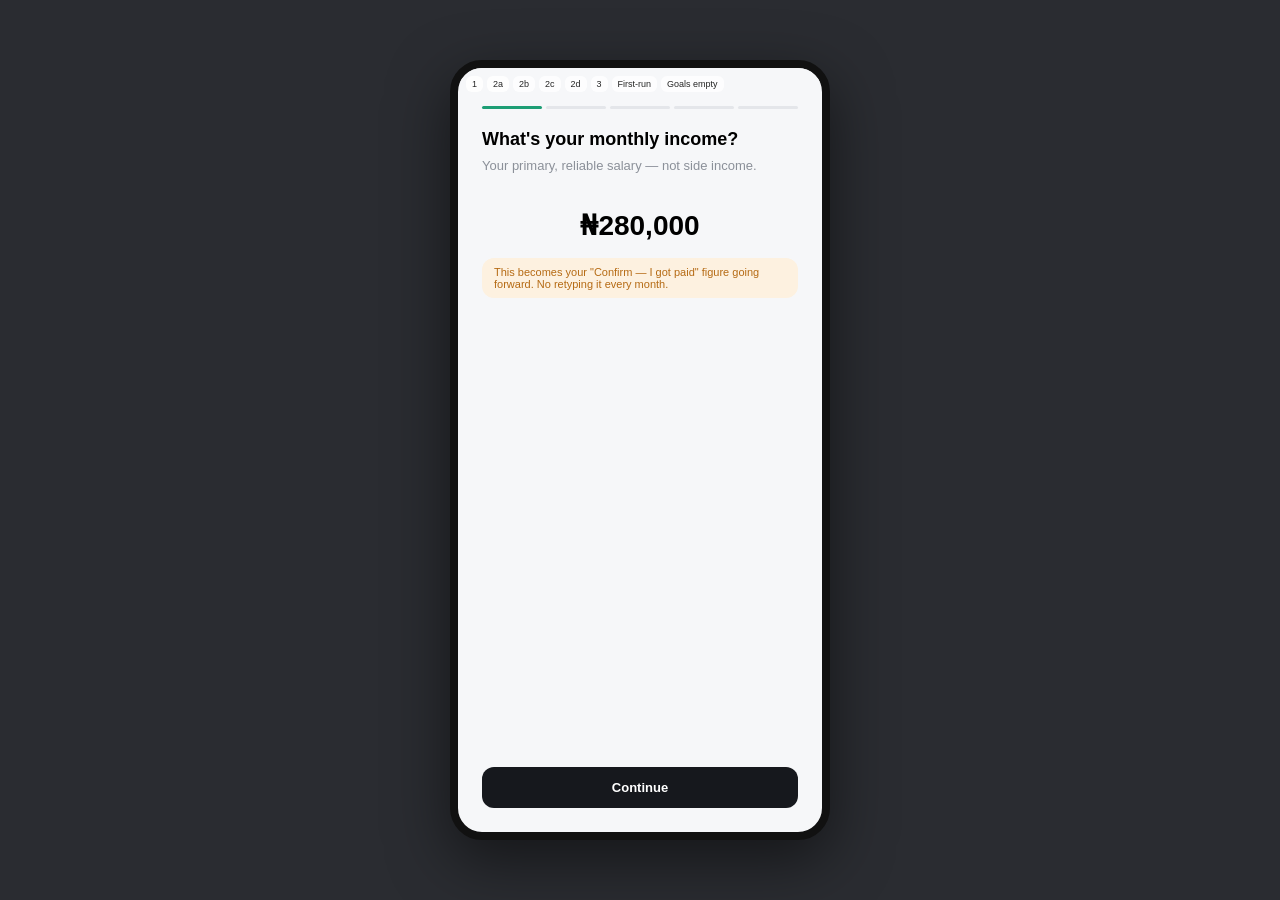
<file: monivise-v2-onboarding.html>
<!DOCTYPE html>
<html lang="en">
<head>
<meta charset="UTF-8">
<meta name="viewport" content="width=device-width, initial-scale=1.0, maximum-scale=1.0">
<title>Monivise — Onboarding &amp; First-Run Blueprint</title>
<style>
  :root {
    --mv-bg: #f6f7f9; --mv-surface: #ffffff; --mv-border: #e4e6ea; --mv-accent: #16181d;
    --mv-text-primary: #16181d; --mv-text-secondary: #5b606b; --mv-text-tertiary: #8b9099;
    --mv-positive: #1d9e75; --mv-danger: #d64545; --mv-warning-bg: #fdf1e0; --mv-warning-text: #b56a13;
    --mv-buffer: #7c5cff; --mv-buffer-bg: #efe9ff;
    --mv-radius-md: 12px; --mv-radius-lg: 16px;
    --mv-space-1: 4px; --mv-space-2: 8px; --mv-space-3: 12px; --mv-space-4: 16px; --mv-space-5: 20px; --mv-space-6: 24px; --mv-space-7: 28px;
    --mv-fs-xs: 11px; --mv-fs-sm: 13px; --mv-fs-md: 15px; --mv-fs-lg: 18px; --mv-fs-2xl: 28px;
  }
  * { box-sizing: border-box; }
  body { margin:0; font-family: -apple-system, BlinkMacSystemFont, "Segoe UI", Roboto, sans-serif; background:#2a2c31; display:flex; align-items:center; justify-content:center; min-height:100vh; padding:24px 12px; }
  .phone { width:380px; max-width:100%; background:var(--mv-bg); border-radius:32px; border:8px solid #111; overflow:hidden; box-shadow:0 20px 60px rgba(0,0,0,.5); display:flex; flex-direction:column; height:780px; position:relative; }
  .statusbar { height:14px; background:var(--mv-bg); flex-shrink:0; }
  .mv-shell--auth { flex:1; overflow-y:auto; padding: var(--mv-space-6); display:flex; flex-direction:column; }
  .mv-progress { display:flex; gap:4px; margin-bottom: var(--mv-space-5); }
  .mv-progress .seg { height:3px; flex:1; border-radius:2px; background:var(--mv-border); }
  .mv-progress .seg.done { background:var(--mv-positive); }
  .mv-title { font-size: var(--mv-fs-lg); font-weight:700; margin:0 0 var(--mv-space-2); }
  .mv-sub { font-size: var(--mv-fs-sm); color:var(--mv-text-tertiary); margin:0 0 var(--mv-space-5); }
  .mv-amount-display { text-align:center; font-size: var(--mv-fs-2xl); font-weight:700; margin: var(--mv-space-4) 0; }
  .mv-field { margin-top: var(--mv-space-3); }
  .mv-field__label { font-size: var(--mv-fs-xs); font-weight:700; }
  .mv-field__input, .mv-field__select { width:100%; border:1.5px solid var(--mv-border); border-radius:var(--mv-radius-md); padding:10px 12px; font-size: var(--mv-fs-sm); margin-top:4px; background:var(--mv-surface); }
  .mv-btn { width:100%; border:none; border-radius:var(--mv-radius-md); padding:13px; font-size: var(--mv-fs-sm); font-weight:700; cursor:pointer; margin-top: var(--mv-space-1); }
  .mv-btn--primary { background:var(--mv-accent); color:#fff; }
  .mv-btn--secondary { background:var(--mv-surface); color:var(--mv-accent); border:1.5px solid var(--mv-border); }
  .mv-btn--sm { width:auto; padding:7px 12px; font-size: var(--mv-fs-xs); }
  .mv-btn[disabled] { opacity:.4; cursor:not-allowed; }
  .mv-hint { background:var(--mv-warning-bg); color:var(--mv-warning-text); border-radius:var(--mv-radius-md); padding: var(--mv-space-2) var(--mv-space-3); font-size: var(--mv-fs-xs); margin-bottom: var(--mv-space-3); display:flex; gap: var(--mv-space-2); }
  .mv-note { font-size: var(--mv-fs-xs); color:var(--mv-text-tertiary); line-height:1.5; }
  .mv-card { background:var(--mv-surface); border:1px solid var(--mv-border); border-radius:var(--mv-radius-lg); padding: var(--mv-space-4); margin-bottom: var(--mv-space-3); }
  .mv-card--hero { background:var(--mv-accent); color:#fff; }
  .mv-choice { border:1.5px solid var(--mv-border); border-radius:var(--mv-radius-md); padding: var(--mv-space-3) var(--mv-space-4); margin-bottom: var(--mv-space-2); cursor:pointer; }
  .mv-choice.selected { border-color:var(--mv-accent); background:#f2f2f4; }
  .mv-choice .t { font-weight:700; font-size: var(--mv-fs-sm); }
  .mv-choice .d { font-size: var(--mv-fs-xs); color:var(--mv-text-tertiary); margin-top:2px; }
  .mv-toggle-row { display:flex; gap: var(--mv-space-2); margin-top: var(--mv-space-2); }
  .mv-toggle-row button { flex:1; }
  .mv-item-row { background:var(--mv-surface); border:1px solid var(--mv-border); border-radius:var(--mv-radius-md); padding: var(--mv-space-3) var(--mv-space-4); margin-bottom: var(--mv-space-2); font-size: var(--mv-fs-sm); display:flex; justify-content:space-between; align-items:center; }
  .mv-pill { font-size:10px; font-weight:700; padding:3px 8px; border-radius:20px; }
  .mv-pill--unpriced { background:var(--mv-warning-bg); color:var(--mv-warning-text); }
  .mv-sticky-top { position:sticky; top:0; background:var(--mv-bg); padding-bottom: var(--mv-space-3); margin-bottom: var(--mv-space-3); border-bottom:1px solid var(--mv-border); }
  .screen { display:none; }
  .screen.active { display:flex; flex-direction:column; height:100%; }
  .mv-pathway-card { border:1.5px solid var(--mv-border); border-radius:var(--mv-radius-lg); padding: var(--mv-space-4); margin-bottom: var(--mv-space-3); }
  .mv-pathway-card.recommended { border-color:var(--mv-accent); }
  .mv-split-bar { display:flex; height:10px; border-radius:5px; overflow:hidden; margin: var(--mv-space-2) 0; }
  .mv-nav { display:flex; border-top:1px solid var(--mv-border); background:var(--mv-surface); position:absolute; bottom:0; left:0; right:0; flex-shrink:0; }
  .mv-nav__item { flex:1; text-align:center; padding:9px 0 8px; font-size:9px; color:var(--mv-text-tertiary); }
  .mv-nav__item.active { color:var(--mv-accent); font-weight:700; }
  .mv-nav__item .icon { font-size:17px; display:block; margin-bottom:2px; }
  .mv-fab { position:absolute; bottom:62px; right:16px; width:48px; height:48px; border-radius:50%; background:var(--mv-accent); color:#fff; border:none; font-size:22px; box-shadow:0 6px 16px rgba(0,0,0,.3); }
  .mv-empty { text-align:center; padding: var(--mv-space-7) var(--mv-space-4); }
  .mv-empty .em { font-size:36px; margin-bottom: var(--mv-space-3); }
  .mv-body { flex:1; overflow-y:auto; padding: 0 var(--mv-space-4) 90px; }
  .mv-header { padding: var(--mv-space-2) var(--mv-space-4) var(--mv-space-2); }
  .mv-header__brand { font-size: var(--mv-fs-xs); font-weight:700; letter-spacing:.08em; text-transform:uppercase; color:var(--mv-text-tertiary); margin:0; }
  .mv-header__title { font-size: var(--mv-fs-lg); font-weight:700; margin:2px 0 0; }
</style>
</head>
<body>

<div class="phone">
  <div class="statusbar"></div>

  <!-- ===== STEP 1: INCOME ===== -->
  <div class="screen active" id="screen-step1">
    <div class="mv-shell--auth">
      <div class="mv-progress"><div class="seg done"></div><div class="seg"></div><div class="seg"></div><div class="seg"></div><div class="seg"></div></div>
      <p class="mv-title">What's your monthly income?</p>
      <p class="mv-sub">Your primary, reliable salary — not side income.</p>
      <p class="mv-amount-display">₦280,000</p>
      <div class="mv-hint">This becomes your "Confirm — I got paid" figure going forward. No retyping it every month.</div>
      <div style="flex:1;"></div>
      <button class="mv-btn mv-btn--primary" onclick="go('step2fixed')">Continue</button>
    </div>
  </div>

  <!-- ===== STEP 2a: FIXED OBLIGATIONS ===== -->
  <div class="screen" id="screen-step2fixed">
    <div class="mv-shell--auth">
      <div class="mv-progress"><div class="seg done"></div><div class="seg done"></div><div class="seg"></div><div class="seg"></div><div class="seg"></div></div>
      <div class="mv-sticky-top"><button class="mv-btn mv-btn--secondary" onclick="openAddItem('fixed')">Review &amp; finish (2 added)</button></div>
      <p class="mv-title" style="font-size:var(--mv-fs-md);">Fixed Obligations</p>
      <p class="mv-sub">Rent, subscriptions, utilities — same amount every month. No "unpriced" option here; if you don't know it yet, estimate.</p>
      <div class="mv-item-row"><div>Rent</div><div>₦150,000</div></div>
      <div class="mv-item-row"><div>Data</div><div>₦18,000</div></div>
      <div class="mv-field"><label class="mv-field__label">Item name</label><input class="mv-field__input" placeholder="e.g. Netflix"></div>
      <div class="mv-field"><label class="mv-field__label">Amount / month</label><input class="mv-field__input" type="number" placeholder="0"></div>
      <button class="mv-btn mv-btn--secondary" style="margin-top:var(--mv-space-3);">+ Add item</button>
      <div style="flex:1;"></div>
      <button class="mv-btn mv-btn--primary" onclick="go('step2flex')">Continue to Flexible Spending</button>
    </div>
  </div>

  <!-- ===== STEP 2b: FLEXIBLE SPENDING ===== -->
  <div class="screen" id="screen-step2flex">
    <div class="mv-shell--auth">
      <div class="mv-progress"><div class="seg done"></div><div class="seg done"></div><div class="seg done"></div><div class="seg"></div><div class="seg"></div></div>
      <p class="mv-title" style="font-size:var(--mv-fs-md);">Flexible Spending</p>
      <p class="mv-sub">Transport, food — important but the price shifts. Also no "unpriced" option; give your best monthly estimate.</p>
      <div class="mv-item-row"><div>Transport</div><div>₦28,000</div></div>
      <div class="mv-item-row"><div>Food</div><div>₦24,000</div></div>
      <div class="mv-field"><label class="mv-field__label">Item name</label><input class="mv-field__input" placeholder="e.g. Airtime"></div>
      <div class="mv-field"><label class="mv-field__label">Amount / month</label><input class="mv-field__input" type="number" placeholder="0"></div>
      <button class="mv-btn mv-btn--secondary" style="margin-top:var(--mv-space-3);">+ Add item</button>
      <div style="flex:1;"></div>
      <button class="mv-btn mv-btn--primary" onclick="go('step2invest')">Continue to Investment</button>
    </div>
  </div>

  <!-- ===== STEP 2c: INVESTMENT ===== -->
  <div class="screen" id="screen-step2invest">
    <div class="mv-shell--auth">
      <div class="mv-progress"><div class="seg done"></div><div class="seg done"></div><div class="seg done"></div><div class="seg"></div><div class="seg"></div></div>
      <p class="mv-title" style="font-size:var(--mv-fs-md);">Investment</p>
      <p class="mv-sub">Pension, naira &amp; dollar investment. Building the habit — no unpriced items allowed here either.</p>
      <div class="mv-item-row"><div>Pension</div><div>₦10,000</div></div>
      <div class="mv-item-row"><div>Naira Investment</div><div>₦20,000</div></div>
      <div class="mv-field"><label class="mv-field__label">Item name</label><input class="mv-field__input" placeholder="e.g. Dollar Investment"></div>
      <div class="mv-field"><label class="mv-field__label">Amount / month</label><input class="mv-field__input" type="number" placeholder="0"></div>
      <button class="mv-btn mv-btn--secondary" style="margin-top:var(--mv-space-3);">+ Add item</button>
      <div style="flex:1;"></div>
      <button class="mv-btn mv-btn--primary" onclick="go('step2wants')">Continue to Wants</button>
    </div>
  </div>

  <!-- ===== STEP 2d: WANTS ===== -->
  <div class="screen" id="screen-step2wants">
    <div class="mv-shell--auth">
      <div class="mv-progress"><div class="seg done"></div><div class="seg done"></div><div class="seg done"></div><div class="seg done"></div><div class="seg"></div></div>
      <p class="mv-title" style="font-size:var(--mv-fs-md);">Wants</p>
      <p class="mv-sub">This is the only place a category can go without an amount — you can always add the number later once you have a sense of it.</p>
      <div class="mv-item-row"><div>Outings</div><div>₦6,000</div></div>
      <div class="mv-item-row"><div>Black Tax</div><span class="mv-pill mv-pill--unpriced">unpriced</span></div>
      <div class="mv-field"><label class="mv-field__label">Category name</label><input class="mv-field__input" placeholder="e.g. Dates"></div>
      <div class="mv-toggle-row">
        <button class="mv-btn mv-btn--primary mv-btn--sm" onclick="toggleWantPricing(this)">Give it an amount</button>
        <button class="mv-btn mv-btn--secondary mv-btn--sm" onclick="toggleWantPricing(this)">Leave unpriced</button>
      </div>
      <div class="mv-field" id="wantAmountField"><label class="mv-field__label">Amount / month</label><input class="mv-field__input" type="number" placeholder="0"></div>
      <button class="mv-btn mv-btn--secondary" style="margin-top:var(--mv-space-3);">+ Add category</button>
      <div class="mv-hint" style="margin-top:var(--mv-space-4);">⚠ You need at least one Want category to finish onboarding — Wants is the one bucket that can't be empty.</div>
      <div style="flex:1;"></div>
      <button class="mv-btn mv-btn--primary" onclick="go('step3')">Continue to pathway</button>
    </div>
  </div>

  <!-- ===== STEP 3: PATHWAY ===== -->
  <div class="screen" id="screen-step3">
    <div class="mv-shell--auth">
      <div class="mv-progress"><div class="seg done"></div><div class="seg done"></div><div class="seg done"></div><div class="seg done"></div><div class="seg done"></div></div>
      <p class="mv-title">Choose your pathway</p>
      <p class="mv-sub">Fixed Obligations, Flexible Spending and Investment are identical either way. This only decides your leftover ₦7,300/mo: how much becomes Buffer vs. goes toward your Wants.</p>

      <div class="mv-pathway-card">
        <div style="display:flex; justify-content:space-between; align-items:center;"><p style="font-weight:700; margin:0;">Prudent</p><span class="mv-pill" style="background:var(--mv-buffer-bg); color:var(--mv-buffer);">70% buffer</span></div>
        <div class="mv-split-bar"><div style="width:70%; background:var(--mv-buffer);"></div><div style="width:30%; background:#e0a13a;"></div></div>
        <p class="mv-note">₦5,110 → Buffer &middot; ₦2,190 → Wants</p>
        <button class="mv-btn mv-btn--secondary" onclick="commitPathway()">Choose Prudent</button>
      </div>

      <div class="mv-pathway-card recommended">
        <div style="display:flex; justify-content:space-between; align-items:center;"><p style="font-weight:700; margin:0;">Moderate</p><span class="mv-pill" style="background:var(--mv-buffer-bg); color:var(--mv-buffer);">50% buffer</span></div>
        <div class="mv-split-bar"><div style="width:50%; background:var(--mv-buffer);"></div><div style="width:50%; background:#e0a13a;"></div></div>
        <p class="mv-note">₦3,650 → Buffer &middot; ₦3,650 → Wants</p>
        <button class="mv-btn mv-btn--primary" onclick="commitPathway()">Choose Moderate</button>
      </div>

      <div class="mv-pathway-card">
        <div style="display:flex; justify-content:space-between; align-items:center;"><p style="font-weight:700; margin:0;">Comfortable</p><span class="mv-pill" style="background:var(--mv-buffer-bg); color:var(--mv-buffer);">25% buffer</span></div>
        <div class="mv-split-bar"><div style="width:25%; background:var(--mv-buffer);"></div><div style="width:75%; background:#e0a13a;"></div></div>
        <p class="mv-note">₦1,825 → Buffer &middot; ₦5,475 → Wants</p>
        <button class="mv-btn mv-btn--secondary" onclick="commitPathway()">Choose Comfortable</button>
      </div>
    </div>
  </div>

  <!-- ===== FIRST-RUN DASHBOARD (before income confirmed) ===== -->
  <div class="screen" id="screen-firstrun">
    <div class="mv-header"><p class="mv-header__brand">Monivise</p><p class="mv-header__title">Home</p></div>
    <div class="mv-body">
      <div class="mv-empty">
        <div class="em">👋</div>
        <p style="font-weight:700; margin:0 0 6px;">You're set up — one step left</p>
        <p class="mv-note" style="margin-bottom:var(--mv-space-5);">Your buckets are ready but empty. Confirm your income to fund them and see real numbers.</p>
        <button class="mv-btn mv-btn--primary" onclick="alert('Opens Record income → Primary tab, pre-filled, one tap.')">Confirm — I got paid</button>
      </div>
      <p class="mv-note" style="text-align:center;">Buckets showing ₦0 below is expected until then:</p>
      <div class="mv-card" style="margin-top:var(--mv-space-3); opacity:.5;">
        <div style="display:flex; justify-content:space-between;"><span>🏠 Fixed Obligations</span><span>₦0</span></div>
      </div>
      <div class="mv-card" style="opacity:.5;">
        <div style="display:flex; justify-content:space-between;"><span>🛒 Flexible Spending</span><span>₦0</span></div>
      </div>
    </div>
    <button class="mv-fab">+</button>
    <nav class="mv-nav">
      <div class="mv-nav__item active"><span class="icon">🏠</span>Home</div>
      <div class="mv-nav__item"><span class="icon">🎯</span>Goals</div>
      <div class="mv-nav__item"><span class="icon">📅</span>Weekly</div>
      <div class="mv-nav__item"><span class="icon">⚙️</span>Settings</div>
    </nav>
  </div>

  <!-- ===== GOALS EMPTY STATE ===== -->
  <div class="screen" id="screen-goalsempty">
    <div class="mv-header"><p class="mv-header__brand">Monivise</p><p class="mv-header__title">Goals</p></div>
    <div class="mv-body">
      <div class="mv-empty">
        <div class="em">🎯</div>
        <p style="font-weight:700; margin:0 0 6px;">No goals yet</p>
        <p class="mv-note" style="margin-bottom:var(--mv-space-5);">This is the only screen in Monivise allowed to start empty. Everything else — Fixed, Flexible, Investment, Wants — is set during onboarding.</p>
        <button class="mv-btn mv-btn--primary">+ Create your first goal</button>
      </div>
    </div>
    <button class="mv-fab">+</button>
    <nav class="mv-nav">
      <div class="mv-nav__item"><span class="icon">🏠</span>Home</div>
      <div class="mv-nav__item active"><span class="icon">🎯</span>Goals</div>
      <div class="mv-nav__item"><span class="icon">📅</span>Weekly</div>
      <div class="mv-nav__item"><span class="icon">⚙️</span>Settings</div>
    </nav>
  </div>

  <div style="position:absolute; top:8px; left:8px; right:8px; z-index:99; display:flex; gap:4px; flex-wrap:wrap;">
    <button onclick="go('step1')" style="font-size:9px; padding:3px 6px; border-radius:6px; border:none; background:#fff; opacity:.85;">1</button>
    <button onclick="go('step2fixed')" style="font-size:9px; padding:3px 6px; border-radius:6px; border:none; background:#fff; opacity:.85;">2a</button>
    <button onclick="go('step2flex')" style="font-size:9px; padding:3px 6px; border-radius:6px; border:none; background:#fff; opacity:.85;">2b</button>
    <button onclick="go('step2invest')" style="font-size:9px; padding:3px 6px; border-radius:6px; border:none; background:#fff; opacity:.85;">2c</button>
    <button onclick="go('step2wants')" style="font-size:9px; padding:3px 6px; border-radius:6px; border:none; background:#fff; opacity:.85;">2d</button>
    <button onclick="go('step3')" style="font-size:9px; padding:3px 6px; border-radius:6px; border:none; background:#fff; opacity:.85;">3</button>
    <button onclick="go('firstrun')" style="font-size:9px; padding:3px 6px; border-radius:6px; border:none; background:#fff; opacity:.85;">First-run</button>
    <button onclick="go('goalsempty')" style="font-size:9px; padding:3px 6px; border-radius:6px; border:none; background:#fff; opacity:.85;">Goals empty</button>
  </div>
</div>

<script>
function go(id) {
  document.querySelectorAll('.screen').forEach(s => s.classList.remove('active'));
  document.getElementById('screen-' + id).classList.add('active');
}
function toggleWantPricing(btn) {
  const buttons = btn.parentElement.querySelectorAll('button');
  buttons.forEach(b => b.className = 'mv-btn mv-btn--sm mv-btn--secondary');
  btn.className = 'mv-btn mv-btn--sm mv-btn--primary';
  document.getElementById('wantAmountField').style.display = btn.textContent.includes('unpriced') ? 'none' : 'block';
}
function openAddItem(section) { /* placeholder for review sheet, same pattern as current onboarding */ }
function commitPathway() {
  alert('Pathway committed. Buckets seeded, baseline income auto-recorded — landing on first-run Dashboard.');
  go('firstrun');
}
</script>

</body>
</html>
</file>
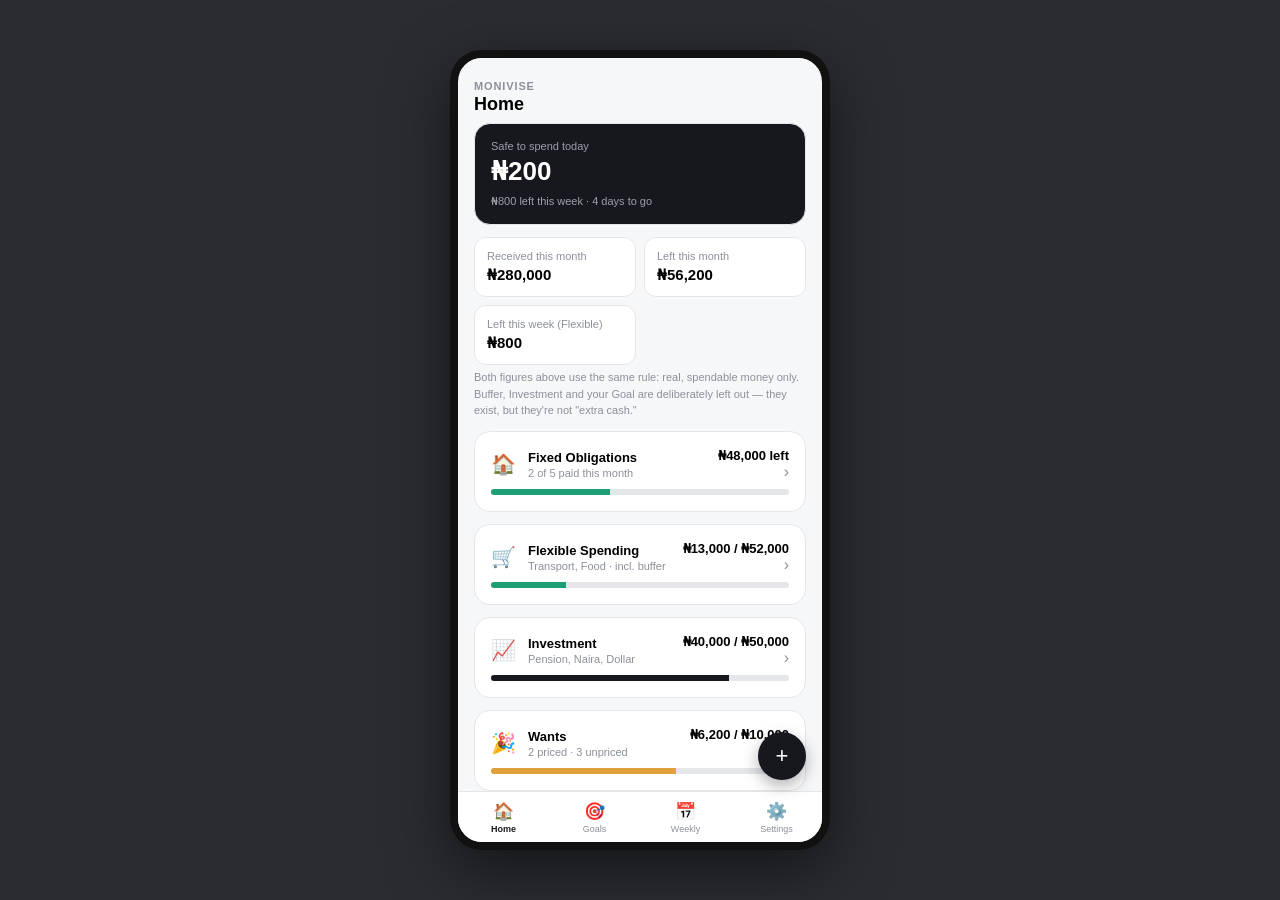
<file: monivise-v2-proto.html>
<!DOCTYPE html>
<html lang="en">
<head>
<meta charset="UTF-8">
<meta name="viewport" content="width=device-width, initial-scale=1.0, maximum-scale=1.0">
<title>Monivise — App Blueprint v3</title>
<style>
  :root {
    --mv-bg: #f6f7f9; --mv-surface: #ffffff; --mv-border: #e4e6ea; --mv-accent: #16181d;
    --mv-text-primary: #16181d; --mv-text-secondary: #5b606b; --mv-text-tertiary: #8b9099;
    --mv-positive: #1d9e75; --mv-danger: #d64545; --mv-warning-bg: #fdf1e0; --mv-warning-text: #b56a13;
    --mv-buffer: #7c5cff; --mv-buffer-bg: #efe9ff;
    --mv-radius-sm: 8px; --mv-radius-md: 12px; --mv-radius-lg: 16px;
    --mv-space-1: 4px; --mv-space-2: 8px; --mv-space-3: 12px; --mv-space-4: 16px;
    --mv-space-5: 20px; --mv-space-6: 24px; --mv-space-7: 28px;
    --mv-fs-xs: 11px; --mv-fs-sm: 13px; --mv-fs-md: 15px; --mv-fs-lg: 18px; --mv-fs-2xl: 28px;
  }
  * { box-sizing: border-box; }
  body { margin:0; font-family: -apple-system, BlinkMacSystemFont, "Segoe UI", Roboto, sans-serif; background:#2a2c31; display:flex; align-items:center; justify-content:center; min-height:100vh; padding:24px 12px; }
  .phone { width:380px; max-width:100%; background:var(--mv-bg); border-radius:32px; border:8px solid #111; overflow:hidden; box-shadow:0 20px 60px rgba(0,0,0,.5); display:flex; flex-direction:column; height:800px; position:relative; }
  .statusbar { height:14px; background:var(--mv-bg); flex-shrink:0; }

  /* ── LAYOUT FIX: #content and .screen now properly flex-constrained so
     .mv-body can actually scroll internally instead of getting clipped
     by .phone's overflow:hidden once content exceeds the fixed height. ── */
  #content { flex:1; position:relative; overflow:hidden; display:flex; flex-direction:column; min-height:0; }
  .screen { display:none; flex-direction:column; height:100%; min-height:0; }
  .screen.active { display:flex; }

  .mv-header { padding: var(--mv-space-2) var(--mv-space-4) var(--mv-space-2); flex-shrink:0; }
  .mv-header__brand { font-size: var(--mv-fs-xs); font-weight:700; letter-spacing:.08em; text-transform:uppercase; color:var(--mv-text-tertiary); margin:0; }
  .mv-header__title { font-size: var(--mv-fs-lg); font-weight:700; margin:2px 0 0; }
  .mv-header--sub { display:flex; align-items:center; gap: var(--mv-space-2); }
  .mv-header--sub .back { font-size:18px; color:var(--mv-text-secondary); cursor:pointer; }
  .mv-body { flex:1; min-height:0; overflow-y:auto; padding: 0 var(--mv-space-4) 90px; -webkit-overflow-scrolling:touch; }
  .mv-card { background:var(--mv-surface); border:1px solid var(--mv-border); border-radius:var(--mv-radius-lg); padding: var(--mv-space-4); margin-bottom: var(--mv-space-3); }
  .mv-card.tap { cursor:pointer; transition:transform .1s; }
  .mv-card.tap:active { transform:scale(.98); }
  .mv-card--hero { background:var(--mv-accent); color:#fff; }
  .mv-card--hero .lbl { font-size: var(--mv-fs-xs); color:#9ba0aa; margin:0 0 4px; }
  .mv-card--hero .amount { font-size:26px; font-weight:700; margin:0; }
  .mv-card--hero .sub { font-size: var(--mv-fs-xs); color:#9ba0aa; margin: var(--mv-space-2) 0 0; }
  .mv-stat-grid { display:grid; grid-template-columns:1fr 1fr; gap: var(--mv-space-2); margin-bottom: var(--mv-space-3); }
  .mv-stat { background:var(--mv-surface); border:1px solid var(--mv-border); border-radius:var(--mv-radius-md); padding: var(--mv-space-3); }
  .mv-stat .lbl { font-size: var(--mv-fs-xs); color:var(--mv-text-tertiary); margin:0; }
  .mv-stat .val { font-size: var(--mv-fs-md); font-weight:700; margin: var(--mv-space-1) 0 0; }
  .mv-flash { animation: mv-flash 1s ease-out; }
  @keyframes mv-flash { 0%{background:#d9fbe9;} 100%{background:transparent;} }
  .mv-row { display:flex; justify-content:space-between; align-items:center; }
  .mv-row .icon { font-size:20px; margin-right: var(--mv-space-3); }
  .mv-row .name { font-weight:700; font-size: var(--mv-fs-sm); }
  .mv-row .sub { font-size: var(--mv-fs-xs); color:var(--mv-text-tertiary); margin-top:2px; }
  .mv-row .amt { font-size: var(--mv-fs-sm); font-weight:600; text-align:right; }
  .mv-chev { color:var(--mv-text-tertiary); margin-left: var(--mv-space-2); }
  .mv-bar-track { height:6px; background:var(--mv-border); border-radius:3px; margin-top: var(--mv-space-2); overflow:hidden; display:flex; }
  .mv-bar-fill { height:100%; transition: width .3s; }
  .mv-section-label { font-size: var(--mv-fs-xs); font-weight:700; text-transform:uppercase; letter-spacing:.04em; color:var(--mv-text-tertiary); margin: var(--mv-space-5) 0 var(--mv-space-2); }
  .mv-item-row { background:var(--mv-surface); border:1px solid var(--mv-border); border-radius:var(--mv-radius-md); padding: var(--mv-space-3) var(--mv-space-4); margin-bottom: var(--mv-space-2); font-size: var(--mv-fs-sm); }
  .mv-checkbox { width:22px; height:22px; border-radius:50%; border:2px solid var(--mv-border); display:flex; align-items:center; justify-content:center; cursor:pointer; flex-shrink:0; font-size:12px; color:#fff; }
  .mv-checkbox.paid { background:var(--mv-positive); border-color:var(--mv-positive); }
  .mv-pill { font-size:10px; font-weight:700; padding:3px 8px; border-radius:20px; }
  .mv-pill--buffer { background:var(--mv-buffer-bg); color:var(--mv-buffer); }
  .mv-pill--unpriced { background:var(--mv-warning-bg); color:var(--mv-warning-text); }
  .mv-pill--goal { background:#e5f6ef; color:var(--mv-positive); }
  .mv-pill--muted { background:var(--mv-border); color:var(--mv-text-tertiary); }
  .mv-btn { width:100%; border:none; border-radius:var(--mv-radius-md); padding:12px; font-size: var(--mv-fs-sm); font-weight:700; cursor:pointer; margin-top: var(--mv-space-1); }
  .mv-btn--primary { background:var(--mv-accent); color:#fff; }
  .mv-btn--secondary { background:var(--mv-surface); color:var(--mv-accent); border:1.5px solid var(--mv-border); }
  .mv-btn--sm { width:auto; padding:7px 12px; font-size: var(--mv-fs-xs); }
  .mv-btn[disabled] { opacity:.4; cursor:not-allowed; }
  .mv-note { font-size: var(--mv-fs-xs); color:var(--mv-text-tertiary); line-height:1.5; }
  .mv-hint { background:var(--mv-warning-bg); color:var(--mv-warning-text); border-radius:var(--mv-radius-md); padding: var(--mv-space-2) var(--mv-space-3); font-size: var(--mv-fs-xs); margin-bottom: var(--mv-space-3); display:flex; gap: var(--mv-space-2); }
  .mv-info { position:relative; display:inline-flex; align-items:center; justify-content:center; width:16px; height:16px; border-radius:50%; background:var(--mv-border); color:var(--mv-text-secondary); font-size:10px; font-weight:700; cursor:pointer; margin-left:6px; flex-shrink:0; }
  .mv-info-bubble { display:none; position:absolute; top:22px; left:0; width:220px; background:var(--mv-accent); color:#fff; padding: var(--mv-space-3); border-radius:var(--mv-radius-md); font-size: var(--mv-fs-xs); line-height:1.5; z-index:60; box-shadow:0 6px 16px rgba(0,0,0,.3); }
  .mv-info-bubble.show { display:block; }
  .mv-info-bubble::before { content:''; position:absolute; top:-5px; left:5px; width:10px; height:10px; background:var(--mv-accent); transform:rotate(45deg); }
  .mv-field { margin-top: var(--mv-space-2); }
  .mv-field__label { font-size: var(--mv-fs-xs); font-weight:700; color:var(--mv-text-primary); }
  .mv-field__input, .mv-field__select { width:100%; border:1.5px solid var(--mv-border); border-radius:var(--mv-radius-md); padding:10px 12px; font-size: var(--mv-fs-sm); margin-top:4px; background:var(--mv-surface); }
  .mv-field__error { color:var(--mv-danger); font-size: var(--mv-fs-xs); margin-top:4px; }
  .mv-nav { display:flex; border-top:1px solid var(--mv-border); background:var(--mv-surface); flex-shrink:0; }
  .mv-nav__item { flex:1; text-align:center; padding:9px 0 8px; font-size:9px; color:var(--mv-text-tertiary); cursor:pointer; }
  .mv-nav__item.active { color:var(--mv-accent); font-weight:700; }
  .mv-nav__item .icon { font-size:17px; display:block; margin-bottom:2px; }
  .mv-fab { position:absolute; bottom:62px; right:16px; width:48px; height:48px; border-radius:50%; background:var(--mv-accent); color:#fff; border:none; font-size:22px; cursor:pointer; box-shadow:0 6px 16px rgba(0,0,0,.3); z-index:30; }
  .mv-sheet-backdrop { position:absolute; inset:0; background:rgba(0,0,0,.45); z-index:50; display:none; align-items:flex-end; }
  .mv-sheet-backdrop.active { display:flex; }
  .mv-sheet { width:100%; background:var(--mv-surface); border-radius:20px 20px 0 0; padding: var(--mv-space-5); max-height:82%; overflow-y:auto; }
  .mv-sheet__header { display:flex; justify-content:space-between; align-items:center; margin-bottom: var(--mv-space-4); }
  .mv-sheet__header p { font-weight:700; margin:0; font-size: var(--mv-fs-md); }
  .mv-sheet__header .x { font-size:20px; color:var(--mv-text-tertiary); cursor:pointer; }
  .mv-quick-add-opt { display:flex; align-items:center; gap: var(--mv-space-3); border:1px solid var(--mv-border); border-radius:var(--mv-radius-md); padding: var(--mv-space-3) var(--mv-space-4); margin-bottom: var(--mv-space-2); cursor:pointer; }
  .mv-quick-add-opt .em { font-size:20px; }
  .mv-quick-add-opt .t { font-weight:700; font-size: var(--mv-fs-sm); }
  .mv-quick-add-opt .s { font-size: var(--mv-fs-xs); color:var(--mv-text-tertiary); }
  .mv-tabs { display:flex; gap: var(--mv-space-2); margin-bottom: var(--mv-space-3); }
  .mv-tabs button { flex:1; }
  .mv-history-row { display:flex; justify-content:space-between; font-size: var(--mv-fs-xs); padding: var(--mv-space-2) 0; border-bottom:1px solid var(--mv-border); }
  .mv-history-row:last-child { border-bottom:none; }
  .mv-alloc-row { display:flex; align-items:center; justify-content:space-between; border:1.5px solid var(--mv-border); border-radius:var(--mv-radius-md); padding: var(--mv-space-3); margin-bottom: var(--mv-space-2); }
  .mv-alloc-row.on { border-color:var(--mv-accent); }
  .mv-alloc-row label { display:flex; align-items:center; gap: var(--mv-space-2); font-weight:600; font-size: var(--mv-fs-sm); cursor:pointer; }
  .mv-alloc-row input[type=checkbox] { width:16px; height:16px; }
  .mv-alloc-row .pct-input { width:60px; text-align:right; border:1.5px solid var(--mv-border); border-radius:8px; padding:6px 8px; font-size: var(--mv-fs-sm); }
  .mv-alloc-total { text-align:right; font-size: var(--mv-fs-xs); font-weight:700; margin-top: var(--mv-space-2); }
</style>
</head>
<body>

<div class="phone">
  <div class="statusbar"></div>
  <div id="content">

    <!-- ================= DASHBOARD ================= -->
    <div class="screen active" id="screen-dashboard">
      <div class="mv-header"><p class="mv-header__brand">Monivise</p><p class="mv-header__title">Home</p></div>
      <div class="mv-body">
        <div class="mv-card mv-card--hero">
          <p class="lbl">Safe to spend today</p>
          <p class="amount" id="dashSafeToday">₦2,340</p>
          <p class="sub" id="dashPace">On pace &middot; 18 days left this month</p>
        </div>

        <div class="mv-stat-grid">
          <div class="mv-stat"><p class="lbl">Received this month</p><p class="val" id="statReceived">₦280,000</p></div>
          <div class="mv-stat"><p class="lbl">Left this month</p><p class="val" id="statMonthLeft">—</p></div>
          <div class="mv-stat"><p class="lbl">Left this week (Flexible)</p><p class="val" id="statWeekLeft">—</p></div>
        </div>
        <p class="mv-note" style="margin:-8px 0 var(--mv-space-3);">Both figures above use the same rule: real, spendable money only. Buffer, Investment and your Goal are deliberately left out — they exist, but they're not "extra cash."</p>

        <div class="mv-card tap" onclick="go('fixed')">
          <div class="mv-row">
            <div style="display:flex;align-items:center;"><span class="icon">🏠</span><div><div class="name">Fixed Obligations</div><div class="sub" id="fixedSub"></div></div></div>
            <div style="text-align:right;"><div class="amt" id="fixedAmt"></div><span class="mv-chev">›</span></div>
          </div>
          <div class="mv-bar-track"><div class="mv-bar-fill" id="fixedBar" style="background:var(--mv-positive);"></div></div>
        </div>

        <div class="mv-card tap" onclick="go('flexible')">
          <div class="mv-row">
            <div style="display:flex;align-items:center;"><span class="icon">🛒</span><div><div class="name">Flexible Spending</div><div class="sub">Transport, Food &middot; incl. buffer</div></div></div>
            <div style="text-align:right;"><div class="amt" id="flexAmt"></div><span class="mv-chev">›</span></div>
          </div>
          <div class="mv-bar-track"><div class="mv-bar-fill" id="flexBar" style="background:var(--mv-positive);"></div></div>
        </div>

        <div class="mv-card tap" onclick="go('investment')">
          <div class="mv-row">
            <div style="display:flex;align-items:center;"><span class="icon">📈</span><div><div class="name">Investment</div><div class="sub">Pension, Naira, Dollar</div></div></div>
            <div style="text-align:right;"><div class="amt" id="investAmt"></div><span class="mv-chev">›</span></div>
          </div>
          <div class="mv-bar-track"><div class="mv-bar-fill" id="investBar" style="background:var(--mv-accent);"></div></div>
        </div>

        <div class="mv-card tap" onclick="go('wants')">
          <div class="mv-row">
            <div style="display:flex;align-items:center;"><span class="icon">🎉</span><div><div class="name">Wants</div><div class="sub">2 priced &middot; 3 unpriced</div></div></div>
            <div style="text-align:right;"><div class="amt" id="wantsAmt"></div><span class="mv-chev">›</span></div>
          </div>
          <div class="mv-bar-track"><div class="mv-bar-fill" id="wantsBar" style="background:#e0a13a;"></div></div>
        </div>

        <p class="mv-section-label">Recent activity</p>
        <div class="mv-item-row mv-row"><div>Uber &middot; Transport</div><div>-₦2,400</div></div>
        <div class="mv-item-row mv-row"><div>Data subscription &middot; Fixed</div><div>-₦18,000</div></div>
      </div>
    </div>

    <!-- ================= FIXED OBLIGATIONS ================= -->
    <div class="screen" id="screen-fixed">
      <div class="mv-header"><div class="mv-header--sub"><span class="back" onclick="go('dashboard')">←</span><span class="mv-header__title">Fixed Obligations</span><span class="mv-info" onclick="toggleInfo(event,'info-fixed')">ⓘ<span class="mv-info-bubble" id="info-fixed">These never appear in your Weekly Review — just check them off as you pay each one.</span></span></div></div>
      <div class="mv-body">
        <div class="mv-card" style="text-align:left;">
          <p class="mv-note">Outstanding this month</p>
          <p style="font-size:26px; font-weight:700; margin:2px 0;" id="fixedOutstanding"></p>
          <p class="mv-note" id="fixedPaidCount"></p>
        </div>
        <p class="mv-section-label">Items</p>
        <div id="fixedItems"></div>
      </div>
    </div>

    <!-- ================= FLEXIBLE SPENDING ================= -->
    <div class="screen" id="screen-flexible">
      <div class="mv-header"><div class="mv-header--sub"><span class="back" onclick="go('dashboard')">←</span><span class="mv-header__title">Flexible Spending</span></div></div>
      <div class="mv-body">
        <p class="mv-note" style="margin-bottom:12px;">Reviewed every week — surplus on any item can be swept to a goal.</p>
        <div class="mv-card" style="background:var(--mv-buffer-bg); border-color:var(--mv-buffer-bg);">
          <div class="mv-row"><div><span class="icon">🛟</span><span class="name" style="color:var(--mv-buffer);">Buffer</span></div><div class="amt" style="color:var(--mv-buffer);" id="bufferDetailAmt"></div></div>
          <p class="mv-note" style="margin-top:6px;">Auto-funded from your pathway. Covers overages on any item below before anything is marked over budget.</p>
        </div>
        <p class="mv-section-label">This week</p>
        <div id="flexItems"></div>
        <button class="mv-btn mv-btn--secondary" onclick="openExpenseForm('flexible')">+ Record expense</button>
      </div>
    </div>

    <!-- ================= INVESTMENT ================= -->
    <div class="screen" id="screen-investment">
      <div class="mv-header"><div class="mv-header--sub"><span class="back" onclick="go('dashboard')">←</span><span class="mv-header__title">Investment</span></div></div>
      <div class="mv-body">
        <p class="mv-note" style="margin-bottom:12px;">Pension, naira &amp; dollar investment. Recording a deposit deducts from the grand total and logs to history. Once an item hits its planned amount it's locked — no over-depositing.</p>
        <div id="investItems"></div>
        <p class="mv-section-label">History</p>
        <div class="mv-card" style="padding: var(--mv-space-3) var(--mv-space-4);" id="investHistory"></div>
      </div>
    </div>

    <!-- ================= WANTS ================= -->
    <div class="screen" id="screen-wants">
      <div class="mv-header"><div class="mv-header--sub"><span class="back" onclick="go('dashboard')">←</span><span class="mv-header__title">Wants</span></div></div>
      <div class="mv-body">
        <p class="mv-section-label" style="margin-top:0;">Priced categories</p>
        <div class="mv-item-row mv-row"><div class="name">Outings</div><div>₦4,200 / ₦6,000</div></div>
        <div class="mv-item-row mv-row"><div class="name">Gifts</div><div>₦2,000 / ₦4,000</div></div>
        <p class="mv-section-label">Unpriced categories <span class="mv-pill mv-pill--unpriced">shared pool</span></p>
        <div class="mv-card" style="background:var(--mv-warning-bg); border-color:var(--mv-warning-bg);">
          <div class="mv-row"><div class="name" style="color:var(--mv-warning-text);">Unpriced pool</div><div class="amt" style="color:var(--mv-warning-text);" id="unpricedPoolAmt"></div></div>
          <p class="mv-note" style="margin-top:6px;">Shared by: Black Tax, Dates, Things I'd like to buy. Recording an expense against any one deducts from this same pool.</p>
        </div>
        <div class="mv-item-row mv-row"><div class="name">Black Tax</div><span class="mv-pill mv-pill--unpriced">unpriced</span></div>
        <div class="mv-item-row mv-row"><div class="name">Dates</div><span class="mv-pill mv-pill--unpriced">unpriced</span></div>
        <div class="mv-item-row mv-row"><div class="name">Things I'd like to buy</div><span class="mv-pill mv-pill--unpriced">unpriced</span></div>
        <p class="mv-section-label" style="display:flex; align-items:center;">Category rules <span class="mv-info" onclick="toggleInfo(event,'info-wants')">ⓘ<span class="mv-info-bubble" id="info-wants">Want categories are set once during onboarding. To add or change one, go to Settings → Update income &amp; expenses.</span></span></p>
        <button class="mv-btn mv-btn--secondary" onclick="openExpenseForm('wants')">+ Record expense</button>
      </div>
    </div>

    <!-- ================= WEEKLY REVIEW ================= -->
    <div class="screen" id="screen-weekly">
      <div class="mv-header"><p class="mv-header__brand">Monivise</p><p class="mv-header__title">Weekly review</p></div>
      <div class="mv-body">
        <div class="mv-hint" id="monthEndBanner" style="display:none;">🗓 Last week of the month — this review also includes Fixed Obligations surplus, not just Flexible/Investment/Wants.</div>
        <p class="mv-note" style="margin-bottom:12px;">Fixed Obligations aren't normally reviewed here — except in the final week (toggle below to preview).</p>
        <button class="mv-btn mv-btn--secondary mv-btn--sm" onclick="toggleMonthEnd()" id="monthEndToggle">Preview: Last week of month</button>

        <p class="mv-section-label">Flexible Spending</p>
        <div class="mv-item-row mv-row"><div><div class="name">Transport</div><div class="sub">Reserved ₦7,000</div></div><div>Actual ₦6,200</div></div>
        <div class="mv-item-row mv-row"><div><div class="name">Food</div><div class="sub">Reserved ₦6,000</div></div><div>Actual ₦6,800</div></div>
        <p class="mv-section-label">Investment</p>
        <div class="mv-item-row mv-row"><div><div class="name">Dollar Investment</div><div class="sub">Planned ₦20,000</div></div><div style="color:var(--mv-warning-text);">Actual ₦10,000</div></div>
        <p class="mv-section-label">Wants</p>
        <div class="mv-item-row mv-row"><div><div class="name">Outings</div><div class="sub">Allocated ₦1,500/wk</div></div><div>Spent ₦900</div></div>

        <div id="monthEndExtra" style="display:none;">
          <p class="mv-section-label">Fixed Obligations (month-end only)</p>
          <div class="mv-item-row mv-row"><div><div class="name">Utilities</div><div class="sub">Reserved ₦28,000</div></div><div>Actual ₦24,500</div></div>
        </div>

        <div class="mv-card mv-card--hero" style="margin-top:var(--mv-space-4);">
          <p class="lbl">Total surplus this <span id="surplusScope">week</span></p>
          <p class="amount" id="weeklySurplusAmt">₦0</p>
          <p class="sub" id="weeklySurplusNote">Computed from the line items above</p>
        </div>
        <div class="mv-card mv-row"><div class="name">🎯 Emergency Fund</div><div class="amt" id="goalInlineAmt">₦42,000 / ₦300,000</div></div>
        <button class="mv-btn mv-btn--primary" id="sweepBtn" onclick="sweepWeekly()">Sweep <span id="sweepBtnAmt">₦0</span> to goal</button>
        <p class="mv-note" id="sweepConfirm" style="display:none; text-align:center; margin-top:var(--mv-space-2); color:var(--mv-positive); font-weight:700;">✓ Swept to Emergency Fund</p>
      </div>
    </div>

    <!-- ================= GOALS ================= -->
    <div class="screen" id="screen-goals">
      <div class="mv-header"><p class="mv-header__brand">Monivise</p><p class="mv-header__title">Goals</p></div>
      <div class="mv-body">
        <div class="mv-tabs">
          <button class="mv-btn mv-btn--primary mv-btn--sm" id="goalsTabActive" onclick="showGoalsTab('active')">Active</button>
          <button class="mv-btn mv-btn--secondary mv-btn--sm" id="goalsTabArchived" onclick="showGoalsTab('archived')">Archived</button>
          <button class="mv-btn mv-btn--secondary mv-btn--sm" style="flex:0 0 auto;" onclick="openSheet('newGoal')">+ New</button>
        </div>
        <div id="goalsActiveList">
          <div class="mv-card">
            <div class="mv-row"><div class="name">🎯 Emergency Fund</div><span class="mv-pill mv-pill--goal">Active</span></div>
            <div class="mv-bar-track"><div class="mv-bar-fill" id="goalBar" style="background:var(--mv-positive);"></div></div>
            <p class="mv-note" style="margin-top:6px;" id="goalProgressText"></p>
          </div>
          <div class="mv-card">
            <div class="mv-row"><div class="name">👟 New shoes</div><span class="mv-pill mv-pill--muted">Queued</span></div>
            <div class="mv-bar-track"><div class="mv-bar-fill" style="width:100%; background:var(--mv-positive);"></div></div>
            <p class="mv-note" style="margin:6px 0 10px;">₦45,000 / ₦45,000 — target reached!</p>
            <button class="mv-btn mv-btn--primary mv-btn--sm" onclick="spendGoal()">Spend it</button>
          </div>
        </div>
        <div id="goalsArchivedList" style="display:none;">
          <div class="mv-card"><div class="mv-row"><div class="name">💻 New laptop</div><span class="mv-pill mv-pill--muted">Spent &middot; Mar 2026</span></div><p class="mv-note" style="margin-top:6px;">Saved ₦280,000, spent Mar 14</p></div>
        </div>
      </div>
    </div>

    <!-- ================= SETTINGS ================= -->
    <div class="screen" id="screen-settings">
      <div class="mv-header"><p class="mv-header__brand">Monivise</p><p class="mv-header__title">Settings</p></div>
      <div class="mv-body">
        <p class="mv-section-label" style="margin-top:0;">Account</p>
        <div class="mv-card"><p style="font-weight:700; margin:0;">Tobiloba</p><p class="mv-note" style="margin-top:2px;">tobiloba@email.com</p></div>
        <p class="mv-section-label">Budget</p>
        <div class="mv-card tap" onclick="openSheet('reOnboard')">
          <div class="mv-row"><div class="name">Update income &amp; expenses</div><span class="mv-chev">›</span></div>
          <p class="mv-note" style="margin-top:4px;">Re-run onboarding. Applies from your next cycle — this month stays as-is.</p>
        </div>
        <p class="mv-section-label">Session</p>
        <div class="mv-card tap">Log out</div>
      </div>
    </div>

  </div>

  <button class="mv-fab" onclick="openSheet('quickAdd')">+</button>

  <nav class="mv-nav" aria-label="Primary">
    <div class="mv-nav__item active" data-tab="dashboard" onclick="go('dashboard')"><span class="icon">🏠</span>Home</div>
    <div class="mv-nav__item" data-tab="goals" onclick="go('goals')"><span class="icon">🎯</span>Goals</div>
    <div class="mv-nav__item" data-tab="weekly" onclick="go('weekly')"><span class="icon">📅</span>Weekly</div>
    <div class="mv-nav__item" data-tab="settings" onclick="go('settings')"><span class="icon">⚙️</span>Settings</div>
  </nav>

  <!-- ================= SHEETS ================= -->
  <div class="mv-sheet-backdrop" id="sheet-quickAdd" onclick="closeSheet(event,'quickAdd')">
    <div class="mv-sheet" onclick="event.stopPropagation()">
      <div class="mv-sheet__header"><p>Quick add</p><span class="x" onclick="closeSheet(null,'quickAdd')">&times;</span></div>
      <div class="mv-quick-add-opt" onclick="closeSheet(null,'quickAdd'); openSheet('addIncome')">
        <span class="em">💰</span><div><div class="t">Record income</div><div class="s">Salary, side income, anything coming in</div></div>
      </div>
      <div class="mv-quick-add-opt" onclick="closeSheet(null,'quickAdd'); openSheet('pickExpenseBucket')">
        <span class="em">🧾</span><div><div class="t">Record expense</div><div class="s">Flexible Spending or Wants</div></div>
      </div>
      <div class="mv-quick-add-opt" onclick="closeSheet(null,'quickAdd'); openRecordInvestment()">
        <span class="em">📈</span><div><div class="t">Record investment</div><div class="s">Log a deposit against a plan</div></div>
      </div>
      <div class="mv-quick-add-opt" onclick="closeSheet(null,'quickAdd'); go('fixed')">
        <span class="em">🏠</span><div><div class="t">Mark a bill paid</div><div class="s">Fixed Obligations checklist</div></div>
      </div>
    </div>
  </div>

  <div class="mv-sheet-backdrop" id="sheet-pickExpenseBucket" onclick="closeSheet(event,'pickExpenseBucket')">
    <div class="mv-sheet" onclick="event.stopPropagation()">
      <div class="mv-sheet__header"><p>Which bucket?</p><span class="x" onclick="closeSheet(null,'pickExpenseBucket')">&times;</span></div>
      <div class="mv-quick-add-opt" onclick="closeSheet(null,'pickExpenseBucket'); openExpenseForm('flexible')">
        <span class="em">🛒</span><div><div class="t">Flexible Spending</div><div class="s">Transport, Food, etc.</div></div>
      </div>
      <div class="mv-quick-add-opt" onclick="closeSheet(null,'pickExpenseBucket'); openExpenseForm('wants')">
        <span class="em">🎉</span><div><div class="t">Wants</div><div class="s">Outings, Gifts, unpriced categories</div></div>
      </div>
    </div>
  </div>

  <div class="mv-sheet-backdrop" id="sheet-addIncome" onclick="closeSheet(event,'addIncome')">
    <div class="mv-sheet" onclick="event.stopPropagation()">
      <div class="mv-sheet__header"><p>Record income</p><span class="x" onclick="closeSheet(null,'addIncome')">&times;</span></div>
      <div class="mv-tabs" style="margin-bottom:0;">
        <button class="mv-btn mv-btn--primary mv-btn--sm" id="incTabPrimary" onclick="showIncomeTab('primary')">Primary</button>
        <button class="mv-btn mv-btn--secondary mv-btn--sm" id="incTabExtra" onclick="showIncomeTab('extra')">Extra</button>
      </div>
      <div id="incomePrimary">
        <div class="mv-card" style="margin-top:var(--mv-space-4);"><p class="mv-note">Your base salary, set during onboarding</p><p style="font-size:22px; font-weight:700; margin:4px 0 0;">₦280,000</p></div>
        <p class="mv-note" style="margin:var(--mv-space-3) 0;">No typing needed — this splits across Fixed Obligations, Flexible Spending, Investment and Wants exactly like onboarding did.</p>
        <button class="mv-btn mv-btn--primary" onclick="closeSheet(null,'addIncome')">Confirm — I got paid</button>
      </div>
      <div id="incomeExtra" style="display:none;">
        <div class="mv-field"><label class="mv-field__label">Amount</label><input class="mv-field__input" type="number" id="extraAmt" value="35000" oninput="renderAllocRemaining()"></div>

        <p class="mv-section-label" style="margin-top:var(--mv-space-4); display:flex; align-items:center;">Where should it go? <span class="mv-info" onclick="toggleInfo(event,'info-extra')">ⓘ<span class="mv-info-bubble" id="info-extra">Fixed Obligations and Investment are never touched by extra income — pick from Buffer, unpriced Wants, and your active Goal only.</span></span></p>
        <p class="mv-note" style="margin-bottom:var(--mv-space-3);">Pick one or more, then split the percentage between them.</p>

        <div class="mv-alloc-row" id="allocRowBuffer">
          <label><input type="checkbox" id="allocBufferOn" checked onchange="onAllocToggle()"> 🛟 Buffer</label>
          <input type="number" class="pct-input" id="allocBufferPct" value="50" min="0" max="100" oninput="renderAllocRemaining()">
        </div>
        <div class="mv-alloc-row" id="allocRowWants">
          <label><input type="checkbox" id="allocWantsOn" checked onchange="onAllocToggle()"> 🎉 Unpriced Wants</label>
          <input type="number" class="pct-input" id="allocWantsPct" value="30" min="0" max="100" oninput="renderAllocRemaining()">
        </div>
        <div class="mv-alloc-row" id="allocRowGoal">
          <label><input type="checkbox" id="allocGoalOn" checked onchange="onAllocToggle()"> 🎯 Active Goal</label>
          <input type="number" class="pct-input" id="allocGoalPct" value="20" min="0" max="100" oninput="renderAllocRemaining()">
        </div>
        <p class="mv-alloc-total" id="allocTotal">Total: 100% ✓</p>
        <div class="mv-field__error" id="allocError" style="display:none;">Percentages must add up to exactly 100%.</div>
        <button class="mv-btn mv-btn--primary" id="applyExtraBtn" style="margin-top:var(--mv-space-3);" onclick="applyExtraIncome()">Add extra income</button>
      </div>
    </div>
  </div>

  <div class="mv-sheet-backdrop" id="sheet-expenseFlexible" onclick="closeSheet(event,'expenseFlexible')">
    <div class="mv-sheet" onclick="event.stopPropagation()">
      <div class="mv-sheet__header"><p>Record expense — Flexible</p><span class="x" onclick="closeSheet(null,'expenseFlexible')">&times;</span></div>
      <div class="mv-field">
        <label class="mv-field__label">Item</label>
        <select class="mv-field__select" id="flexItemSelect">
          <option value="Transport">Transport — ₦2,800 left this week</option>
          <option value="Food">Food — buffer already in use</option>
        </select>
      </div>
      <div class="mv-field"><label class="mv-field__label">Amount</label><input class="mv-field__input" type="number" id="flexExpenseAmt" placeholder="0" value="1200"></div>
      <button class="mv-btn mv-btn--primary" style="margin-top:var(--mv-space-3);" onclick="confirmFlexExpense()">Confirm spend</button>
    </div>
  </div>

  <div class="mv-sheet-backdrop" id="sheet-expenseWants" onclick="closeSheet(event,'expenseWants')">
    <div class="mv-sheet" onclick="event.stopPropagation()">
      <div class="mv-sheet__header"><p>Record expense — Wants</p><span class="x" onclick="closeSheet(null,'expenseWants')">&times;</span></div>
      <div class="mv-field"><label class="mv-field__label">Description</label><input class="mv-field__input" type="text" placeholder="e.g. Birthday gift for a friend"></div>
      <div class="mv-field">
        <label class="mv-field__label">Category</label>
        <select class="mv-field__select" id="wantCategorySelect">
          <option>Outings (priced) — ₦1,800 left</option>
          <option>Gifts (priced) — ₦2,000 left</option>
          <option>Black Tax (unpriced — shared pool)</option>
          <option>Dates (unpriced — shared pool)</option>
          <option>Things I'd like to buy (unpriced — shared pool)</option>
        </select>
      </div>
      <div class="mv-field"><label class="mv-field__label">Amount</label><input class="mv-field__input" type="number" id="wantExpenseAmt" placeholder="0" value="1500"></div>
      <button class="mv-btn mv-btn--primary" style="margin-top:var(--mv-space-3);" onclick="confirmWantExpense()">Confirm spend</button>
    </div>
  </div>

  <div class="mv-sheet-backdrop" id="sheet-recordInvestment" onclick="closeSheet(event,'recordInvestment')">
    <div class="mv-sheet" onclick="event.stopPropagation()">
      <div class="mv-sheet__header"><p>Record investment</p><span class="x" onclick="closeSheet(null,'recordInvestment')">&times;</span></div>
      <div class="mv-field">
        <label class="mv-field__label">Which one?</label>
        <select class="mv-field__select" id="investItemSelect" onchange="onInvestItemChange()"></select>
      </div>
      <div class="mv-field"><label class="mv-field__label">Amount deposited</label><input class="mv-field__input" type="number" id="investAmtInput" placeholder="0" value="5000" oninput="validateInvestAmt()"></div>
      <p class="mv-note" id="investRemainingNote" style="margin-top:var(--mv-space-2);"></p>
      <div class="mv-field__error" id="investError" style="display:none;"></div>
      <button class="mv-btn mv-btn--primary" id="confirmInvestBtn" style="margin-top:var(--mv-space-3);" onclick="confirmInvestment()">Confirm deposit</button>
    </div>
  </div>

  <div class="mv-sheet-backdrop" id="sheet-newGoal" onclick="closeSheet(event,'newGoal')">
    <div class="mv-sheet" onclick="event.stopPropagation()">
      <div class="mv-sheet__header"><p>New goal</p><span class="x" onclick="closeSheet(null,'newGoal')">&times;</span></div>
      <div class="mv-field"><label class="mv-field__label">Name</label><input class="mv-field__input" type="text" placeholder="e.g. New laptop"></div>
      <div class="mv-field"><label class="mv-field__label">Target amount</label><input class="mv-field__input" type="number" placeholder="0"></div>
      <button class="mv-btn mv-btn--primary" style="margin-top:var(--mv-space-3);" onclick="closeSheet(null,'newGoal')">Create goal</button>
    </div>
  </div>

  <div class="mv-sheet-backdrop" id="sheet-reOnboard" onclick="closeSheet(event,'reOnboard')">
    <div class="mv-sheet" onclick="event.stopPropagation()">
      <div class="mv-sheet__header"><p>Update income &amp; expenses</p><span class="x" onclick="closeSheet(null,'reOnboard')">&times;</span></div>
      <p class="mv-note">You'll go through intake again. Your current cycle keeps running on the old numbers until it ends; the new setup takes over next cycle.</p>
      <button class="mv-btn mv-btn--primary" style="margin-top:var(--mv-space-3);" onclick="window.location.href='monivise-v2-onboarding.html'">Continue to onboarding</button>
    </div>
  </div>

</div>

<script>
const state = {
  buffer: 4160,
  fixed: { items: [
      { name:"Rent", amt:150000, paid:true }, { name:"Data", amt:18000, paid:true },
      { name:"Netflix", amt:5000, paid:false }, { name:"Gym membership", amt:15000, paid:false },
      { name:"Utilities", amt:28000, paid:false, reservedForReview:28000 },
  ]},
  flexible: { items: [
      { name:"Transport", weeklyBudget:7000, weeklySpent:6200 },
      { name:"Food", weeklyBudget:6000, weeklySpent:6800 },
  ], monthlyTotal:52000 },
  investment: { items: [
      { name:"Pension", planned:10000, actual:10000 },
      { name:"Naira Investment", planned:20000, actual:20000 },
      { name:"Dollar Investment", planned:20000, actual:10000 },
  ], history: [
      { name:"Pension", amt:10000, date:"Jul 1" },
      { name:"Naira Investment", amt:20000, date:"Jul 1" },
      { name:"Dollar Investment", amt:10000, date:"Jul 3" },
  ]},
  wants: { pricedItems:[{name:"Outings", spent:4200, total:6000, weeklyAllocated:1500, weeklySpent:900},{name:"Gifts", spent:2000, total:4000}],
           unpricedTotal: 3600, unpricedPool: 3600 },
  goal: { name:"Emergency Fund", current:42000, target:300000 },
  received: 280000,
  weeklySwept: false,
};

function fmt(n){ return '₦'+Math.round(n).toLocaleString('en-NG'); }

function renderAll(){
  renderFixed(); renderFlexible(); renderInvestment(); renderWants();
  renderDashboardStats(); renderGoal(); renderWeeklySurplus();
}

// "Left this month" now uses the SAME philosophy as "Safe to spend today":
// only count money still available for everyday spending. Buffer (emergency-only),
// Investment (already committed) and Goal (deliberately not "extra cash") are
// excluded — Unpriced Wants pool IS included since it's real, spendable money,
// just occasional rather than daily.
function computeMonthLeft(){
  const fixedRemaining = state.fixed.items.filter(i=>!i.paid).reduce((s,i)=>s+i.amt,0);
  const flexRemaining = state.flexible.items.reduce((s,i)=>s+Math.max(0,i.weeklyBudget-i.weeklySpent),0);
  const wantsPricedRemaining = state.wants.pricedItems.reduce((s,i)=>s+Math.max(0,i.total-i.spent),0);
  const unpricedRemaining = state.wants.unpricedPool;
  return fixedRemaining + flexRemaining + wantsPricedRemaining + unpricedRemaining;
}

// ── Safe to spend today deliberately excludes Buffer and Unpriced Wants —
// those are reserves/occasional money, not everyday spending, and showing
// them here would inflate what feels "safe" to spend right now. ──
const daysLeftInWeek = 4;
function computeSafeToday(){
  const weekLeft = state.flexible.items.reduce((s,i)=>s+Math.max(0,i.weeklyBudget-i.weeklySpent),0);
  return Math.round(weekLeft / daysLeftInWeek);
}

function renderDashboardStats(){
  document.getElementById('statReceived').textContent = fmt(state.received);
  document.getElementById('statMonthLeft').textContent = fmt(computeMonthLeft());
  const weekLeft = state.flexible.items.reduce((s,i)=>s+Math.max(0,i.weeklyBudget-i.weeklySpent),0);
  document.getElementById('statWeekLeft').textContent = fmt(weekLeft);
  document.getElementById('dashSafeToday').textContent = fmt(computeSafeToday());
  document.getElementById('dashPace').textContent = `${fmt(weekLeft)} left this week &middot; ${daysLeftInWeek} days to go`.replace('&middot;','·');
}

function renderFixed(){
  const list = document.getElementById('fixedItems'); list.innerHTML = '';
  let outstanding=0, paidCount=0;
  state.fixed.items.forEach((item,i)=>{
    if(!item.paid) outstanding+=item.amt; else paidCount++;
    const row = document.createElement('div');
    row.className='mv-item-row mv-row';
    row.innerHTML = `<div><div class="name">${item.name}</div><div class="sub">${fmt(item.amt)}/mo</div></div>
      <div class="mv-checkbox ${item.paid?'paid':''}" onclick="togglePaid(${i})">${item.paid?'✓':''}</div>`;
    list.appendChild(row);
  });
  document.getElementById('fixedOutstanding').textContent = fmt(outstanding);
  document.getElementById('fixedPaidCount').textContent = `${paidCount} of ${state.fixed.items.length} marked paid`;
  document.getElementById('fixedSub').textContent = `${paidCount} of ${state.fixed.items.length} paid this month`;
  document.getElementById('fixedAmt').textContent = fmt(outstanding)+' left';
  document.getElementById('fixedBar').style.width = (paidCount/state.fixed.items.length*100)+'%';
}
function togglePaid(i){ state.fixed.items[i].paid = !state.fixed.items[i].paid; renderAll(); }

function renderFlexible(){
  document.getElementById('bufferDetailAmt').textContent = fmt(state.buffer)+' available';
  const list = document.getElementById('flexItems'); list.innerHTML='';
  let totalSpent = 0;
  state.flexible.items.forEach(item=>{
    totalSpent += item.weeklySpent;
    const usedBuffer = item.weeklySpent > item.weeklyBudget;
    const pct = Math.min(100, item.weeklySpent/item.weeklyBudget*100);
    const overPct = usedBuffer ? Math.min(20,(item.weeklySpent-item.weeklyBudget)/item.weeklyBudget*100) : 0;
    const row = document.createElement('div');
    row.className='mv-item-row';
    row.innerHTML = `<div class="mv-row"><div class="name">${item.name}</div>
      <div class="amt" style="${usedBuffer?'color:var(--mv-danger);':''}">${fmt(item.weeklySpent)} / ${fmt(item.weeklyBudget)} ${usedBuffer?'<span class="mv-pill mv-pill--buffer">used buffer</span>':''}</div></div>
      <div class="mv-bar-track"><div class="mv-bar-fill" style="width:${pct}%; background:var(--mv-positive);"></div>${overPct?`<div class="mv-bar-fill" style="width:${overPct}%; background:var(--mv-buffer);"></div>`:''}</div>`;
    list.appendChild(row);
  });
  document.getElementById('flexAmt').textContent = fmt(totalSpent)+' / '+fmt(state.flexible.monthlyTotal);
  document.getElementById('flexBar').style.width = Math.min(100,totalSpent/state.flexible.monthlyTotal*100)+'%';
}

function renderInvestment(){
  const list = document.getElementById('investItems'); list.innerHTML='';
  let totalPlanned=0, totalActual=0;
  state.investment.items.forEach(item=>{
    totalPlanned+=item.planned; totalActual+=item.actual;
    const short = item.actual < item.planned;
    const complete = item.actual >= item.planned;
    const row = document.createElement('div');
    row.className='mv-item-row mv-row';
    row.innerHTML = `<div class="name">${item.name}</div><div class="amt" style="${short?'color:var(--mv-warning-text);':''}">${fmt(item.actual)} / ${fmt(item.planned)} ${complete?'✓ locked':''}</div>`;
    list.appendChild(row);
  });
  document.getElementById('investAmt').textContent = fmt(totalActual)+' / '+fmt(totalPlanned);
  document.getElementById('investBar').style.width = (totalActual/totalPlanned*100)+'%';

  const hist = document.getElementById('investHistory');
  hist.innerHTML = state.investment.history.map(h=>
    `<div class="mv-history-row"><span>${h.name} &middot; ${h.date}</span><span>${fmt(h.amt)}</span></div>`
  ).join('') || '<p class="mv-note">No deposits logged yet.</p>';
}

function renderWants(){
  document.getElementById('unpricedPoolAmt').textContent = fmt(state.wants.unpricedPool)+' left';
  const pricedSpent = state.wants.pricedItems.reduce((s,i)=>s+i.spent,0);
  const pricedTotal = state.wants.pricedItems.reduce((s,i)=>s+i.total,0);
  document.getElementById('wantsAmt').textContent = fmt(pricedSpent)+' / '+fmt(pricedTotal);
  document.getElementById('wantsBar').style.width = (pricedSpent/pricedTotal*100)+'%';
}

function renderGoal(){
  const pct = Math.min(100, state.goal.current/state.goal.target*100);
  document.getElementById('goalBar').style.width = pct+'%';
  const txt = fmt(state.goal.current)+' / '+fmt(state.goal.target);
  document.getElementById('goalProgressText').textContent = txt;
  document.getElementById('goalInlineAmt').textContent = txt;
}

// ── Weekly surplus now computed from the actual line items, not hardcoded ──
function computeWeeklySurplus(monthEnd){
  const flexSurplus = state.flexible.items.reduce((s,i)=>s + (i.weeklyBudget - i.weeklySpent), 0); // can be negative
  const investShortfall = state.investment.items.reduce((s,i)=> s + Math.max(0, i.planned - i.actual), 0);
  const wantsSurplus = state.wants.pricedItems.filter(i=>i.weeklyAllocated!=null)
    .reduce((s,i)=> s + (i.weeklyAllocated - i.weeklySpent), 0);
  let total = flexSurplus + investShortfall + wantsSurplus;
  if (monthEnd) {
    const fixedSurplus = state.fixed.items.filter(i=>i.reservedForReview)
      .reduce((s,i)=> s + (i.reservedForReview - (i.paid?i.amt:24500)), 0); // 24500 = demo actual spend
    total += fixedSurplus;
  }
  return Math.max(0, Math.round(total));
}

let monthEndMode = false;
function renderWeeklySurplus(){
  const amt = computeWeeklySurplus(monthEndMode);
  document.getElementById('weeklySurplusAmt').textContent = fmt(amt);
  document.getElementById('sweepBtnAmt').textContent = fmt(amt);
  document.getElementById('surplusScope').textContent = monthEndMode ? 'month' : 'week';
  document.getElementById('weeklySurplusNote').textContent = monthEndMode
    ? 'Flexible + Investment + Wants + Fixed Obligations surplus'
    : 'Flexible + Investment + Wants surplus';
  document.getElementById('sweepBtn').style.display = state.weeklySwept ? 'none' : 'block';
  document.getElementById('sweepConfirm').style.display = state.weeklySwept ? 'block' : 'none';
}

function toggleMonthEnd(){
  monthEndMode = !monthEndMode;
  document.getElementById('monthEndBanner').style.display = monthEndMode ? 'flex' : 'none';
  document.getElementById('monthEndExtra').style.display = monthEndMode ? 'block' : 'none';
  renderWeeklySurplus();
}

function sweepWeekly(){
  const amt = computeWeeklySurplus(monthEndMode);
  state.goal.current += amt;
  state.weeklySwept = true;
  renderGoal();
  renderWeeklySurplus();
}

// ── Extra income: user-driven allocation across Buffer / Wants / Goal ──
function onAllocToggle(){
  ['Buffer','Wants','Goal'].forEach(k=>{
    const on = document.getElementById('alloc'+k+'On').checked;
    document.getElementById('allocRow'+k).classList.toggle('on', on);
    document.getElementById('alloc'+k+'Pct').disabled = !on;
    if(!on) document.getElementById('alloc'+k+'Pct').value = 0;
  });
  renderAllocRemaining();
}
function renderAllocRemaining(){
  const total = ['Buffer','Wants','Goal'].reduce((s,k)=>{
    const on = document.getElementById('alloc'+k+'On').checked;
    return s + (on ? Number(document.getElementById('alloc'+k+'Pct').value||0) : 0);
  },0);
  const totalEl = document.getElementById('allocTotal');
  const errEl = document.getElementById('allocError');
  const btn = document.getElementById('applyExtraBtn');
  const valid = total === 100;
  totalEl.textContent = `Total: ${total}%` + (valid ? ' ✓' : '');
  totalEl.style.color = valid ? 'var(--mv-positive)' : 'var(--mv-danger)';
  errEl.style.display = valid ? 'none' : 'block';
  btn.disabled = !valid;
}
function showIncomeTab(tab){
  document.getElementById('incomePrimary').style.display = tab==='primary'?'block':'none';
  document.getElementById('incomeExtra').style.display = tab==='extra'?'block':'none';
  document.getElementById('incTabPrimary').className = 'mv-btn mv-btn--sm '+(tab==='primary'?'mv-btn--primary':'mv-btn--secondary');
  document.getElementById('incTabExtra').className = 'mv-btn mv-btn--sm '+(tab==='extra'?'mv-btn--primary':'mv-btn--secondary');
  if(tab==='extra') renderAllocRemaining();
}
function applyExtraIncome(){
  const amt = Number(document.getElementById('extraAmt').value) || 0;
  state.received += amt; // extra income is still income — total received must reflect it
  const results = [];
  if(document.getElementById('allocBufferOn').checked){
    const add = Math.round(amt * Number(document.getElementById('allocBufferPct').value)/100);
    state.buffer += add; results.push('Buffer: '+fmt(add));
  }
  if(document.getElementById('allocWantsOn').checked){
    const add = Math.round(amt * Number(document.getElementById('allocWantsPct').value)/100);
    state.wants.unpricedPool += add; state.wants.unpricedTotal += add; results.push('Unpriced Wants: '+fmt(add));
  }
  if(document.getElementById('allocGoalOn').checked){
    const add = Math.round(amt * Number(document.getElementById('allocGoalPct').value)/100);
    state.goal.current += add; results.push('Emergency Fund: '+fmt(add));
  }
  renderAll();
  closeSheet(null,'addIncome');
  alert(fmt(amt)+' added:\\n'+results.join('\\n'));
}

function openExpenseForm(bucket){ openSheet(bucket==='flexible'?'expenseFlexible':'expenseWants'); }
function confirmFlexExpense(){
  const name = document.getElementById('flexItemSelect').value;
  const amt = Number(document.getElementById('flexExpenseAmt').value)||0;
  const item = state.flexible.items.find(i=>i.name===name);
  const remaining = item.weeklyBudget - item.weeklySpent;
  if(amt > remaining && state.buffer > 0){
    const fromBuffer = Math.min(state.buffer, amt - Math.max(0,remaining));
    state.buffer -= fromBuffer;
  }
  item.weeklySpent += amt;
  renderAll(); closeSheet(null,'expenseFlexible');
}
function confirmWantExpense(){
  const cat = document.getElementById('wantCategorySelect').value;
  const amt = Number(document.getElementById('wantExpenseAmt').value)||0;
  if(cat.includes('unpriced')){
    state.wants.unpricedPool = Math.max(0, state.wants.unpricedPool - amt);
  } else {
    const name = cat.split(' (')[0];
    const item = state.wants.pricedItems.find(i=>i.name===name);
    if(item) item.spent += amt;
  }
  renderAll(); closeSheet(null,'expenseWants');
}

// ── Investment safety: locked items excluded from picker; amount capped to headroom ──
function openRecordInvestment(){
  const sel = document.getElementById('investItemSelect');
  const incomplete = state.investment.items.filter(i => i.actual < i.planned);
  sel.innerHTML = incomplete.length
    ? incomplete.map(i => `<option value="${i.name}">${i.name} — ${fmt(i.actual)} of ${fmt(i.planned)} planned</option>`).join('')
    : '<option value="">All investment items are fully funded this cycle</option>';
  openSheet('recordInvestment');
  onInvestItemChange();
}
function onInvestItemChange(){ validateInvestAmt(); }
function currentInvestHeadroom(){
  const name = document.getElementById('investItemSelect').value;
  const item = state.investment.items.find(i=>i.name===name);
  return item ? item.planned - item.actual : 0;
}
function validateInvestAmt(){
  const headroom = currentInvestHeadroom();
  const input = document.getElementById('investAmtInput');
  const amt = Number(input.value)||0;
  const errEl = document.getElementById('investError');
  const btn = document.getElementById('confirmInvestBtn');
  document.getElementById('investRemainingNote').textContent = headroom > 0
    ? `₦${headroom.toLocaleString('en-NG')} left before this item is fully funded.`
    : 'This item is fully funded — nothing left to deposit.';
  if(amt > headroom){
    errEl.textContent = `Can't deposit more than the ₦${headroom.toLocaleString('en-NG')} still needed.`;
    errEl.style.display='block'; btn.disabled = true;
  } else {
    errEl.style.display='none'; btn.disabled = headroom <= 0;
  }
}
function confirmInvestment(){
  const name = document.getElementById('investItemSelect').value;
  const amt = Number(document.getElementById('investAmtInput').value)||0;
  const item = state.investment.items.find(i=>i.name===name);
  if(!item || amt > (item.planned-item.actual)) return; // hard stop, mirrors server-side check we'd add for real
  item.actual += amt;
  state.investment.history.unshift({name, amt, date:'Today'});
  renderAll(); closeSheet(null,'recordInvestment');
}

function spendGoal(){ alert('New shoes marked as spent and moved to Archive.'); showGoalsTab('active'); }
function showGoalsTab(tab){
  document.getElementById('goalsActiveList').style.display = tab==='active'?'block':'none';
  document.getElementById('goalsArchivedList').style.display = tab==='archived'?'block':'none';
  document.getElementById('goalsTabActive').className = 'mv-btn mv-btn--sm '+(tab==='active'?'mv-btn--primary':'mv-btn--secondary');
  document.getElementById('goalsTabArchived').className = 'mv-btn mv-btn--sm '+(tab==='archived'?'mv-btn--primary':'mv-btn--secondary');
}

function go(screen){
  document.querySelectorAll('.screen').forEach(s=>s.classList.remove('active'));
  document.getElementById('screen-'+screen).classList.add('active');
  document.querySelectorAll('.mv-nav__item').forEach(t=>t.classList.remove('active'));
  const tab = document.querySelector(`.mv-nav__item[data-tab="${screen}"]`);
  if(tab) tab.classList.add('active');
}
function openSheet(name){ document.getElementById('sheet-'+name).classList.add('active'); }
function closeSheet(e,name){ document.getElementById('sheet-'+name).classList.remove('active'); }

function toggleInfo(e, id){
  e.stopPropagation();
  document.querySelectorAll('.mv-info-bubble').forEach(b=>{ if(b.id!==id) b.classList.remove('show'); });
  document.getElementById(id).classList.toggle('show');
}
document.addEventListener('click', ()=>document.querySelectorAll('.mv-info-bubble').forEach(b=>b.classList.remove('show')));

renderAll();
</script>

</body>
</html>
</file>
